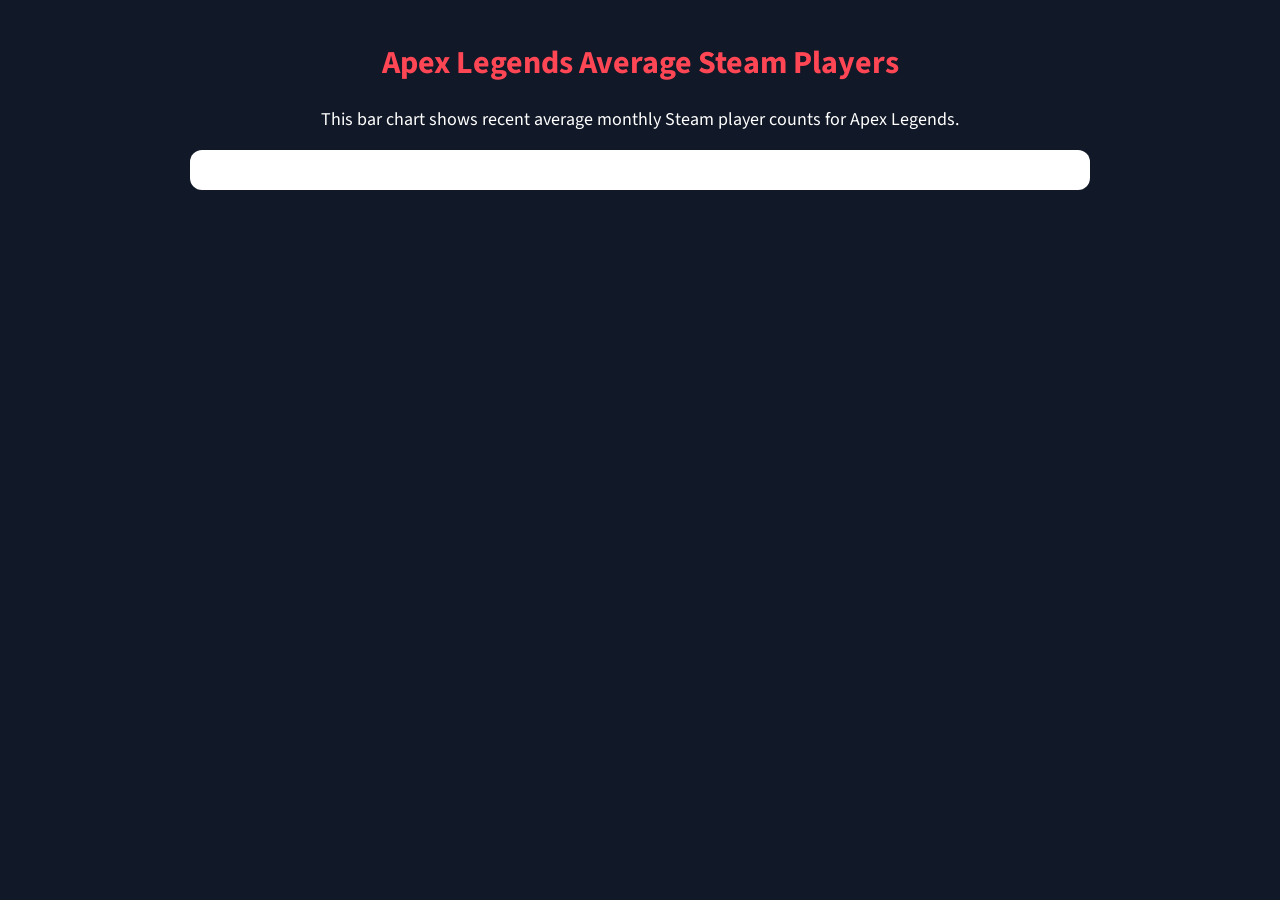
<file: D3 Intro Assignment/index.html>
<!DOCTYPE html>
<html lang="en">
  <head>
    <meta charset="utf-8">
    <title>Apex Legends Steam Player Chart</title>
    <link rel="stylesheet" href="https://fonts.googleapis.com/css?family=Source+Sans+3">
    <link rel="stylesheet" href="./style.css">
  </head>

  <body>
    <h1>Apex Legends Average Steam Players</h1>
    <p>This bar chart shows recent average monthly Steam player counts for Apex Legends.</p>

    <div id="chart"></div>

    <script src="https://d3js.org/d3.v7.min.js"></script>
    <script src="./main.js"></script>
  </body>
</html>
</file>
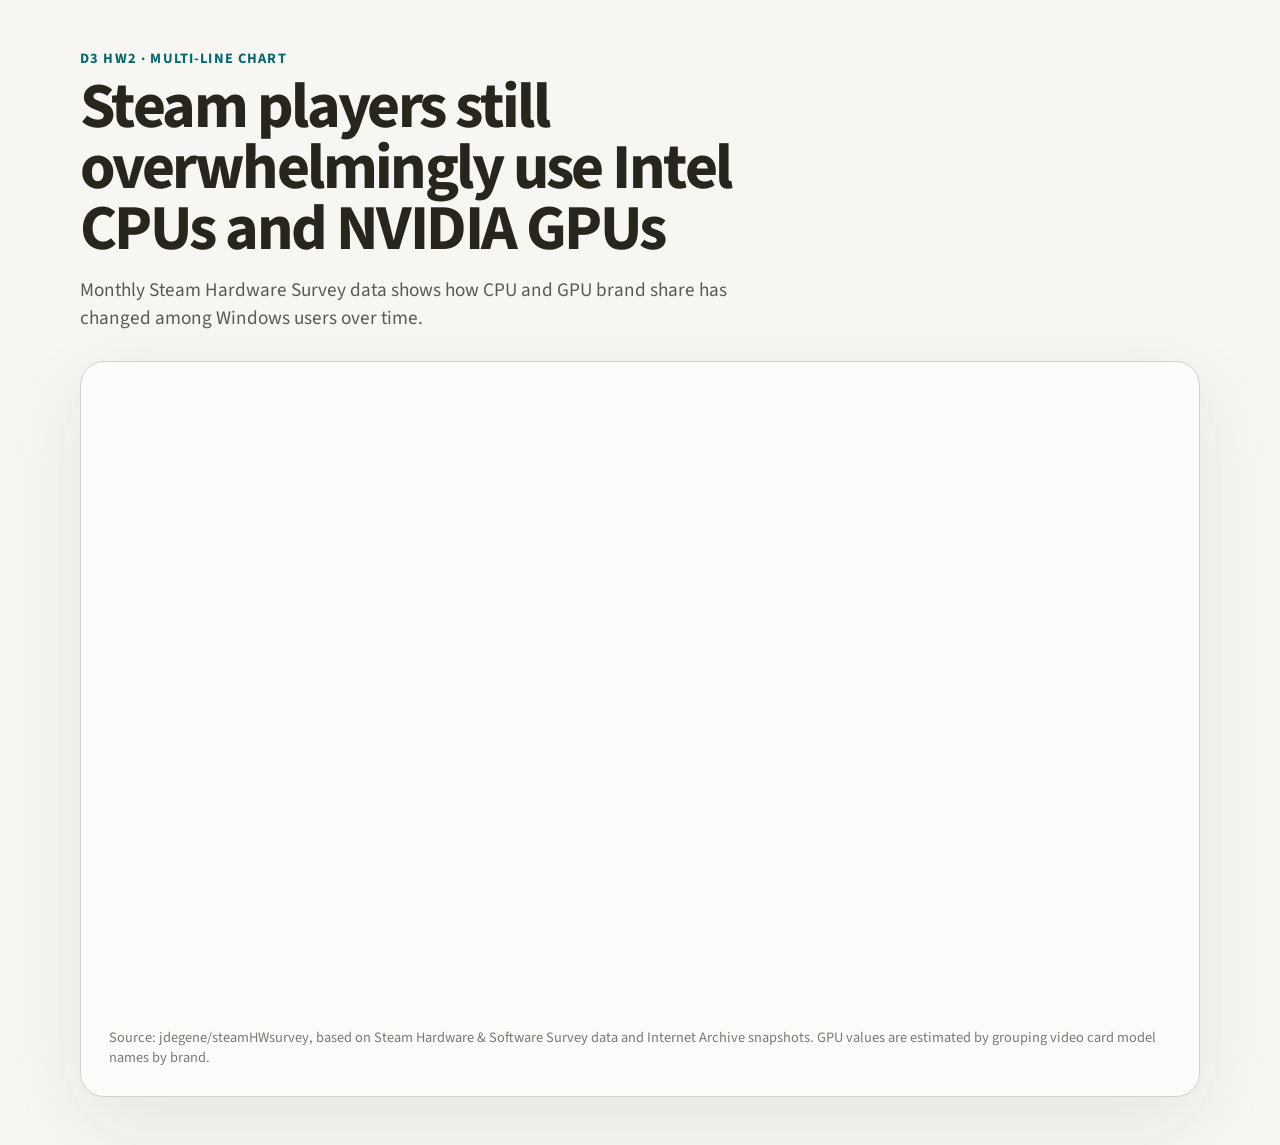
<file: D3-HW2/index.html>
<!DOCTYPE html>
<html lang="en">
    <head>
        <meta charset="utf-8">
        <meta name="viewport" content="width=device-width, initial-scale=1">
        <title>Steam Hardware Brand Trends</title>
        <link rel="stylesheet" href="https://fonts.googleapis.com/css?family=Source+Sans+3:400,600,700">
        <link rel="stylesheet" href="./style.css">
    </head>

    <body>
        <main class="page">
            <section class="intro">
                <p class="eyebrow">D3 HW2 · Multi-line chart</p>

                <h1>Steam players still overwhelmingly use Intel CPUs and NVIDIA GPUs</h1>

                <p class="dek">
                    Monthly Steam Hardware Survey data shows how CPU and GPU brand share has changed among Windows users over time.
                </p>
            </section>

            <section class="chart-card">
                <div id="chart"></div>

                <p class="note">
                    Source: jdegene/steamHWsurvey, based on Steam Hardware & Software Survey data and Internet Archive snapshots.
                    GPU values are estimated by grouping video card model names by brand.
                </p>
            </section>
        </main>

        <script src="https://d3js.org/d3.v7.min.js"></script>
        <script src="./main.js"></script>
    </body>
</html>
</file>
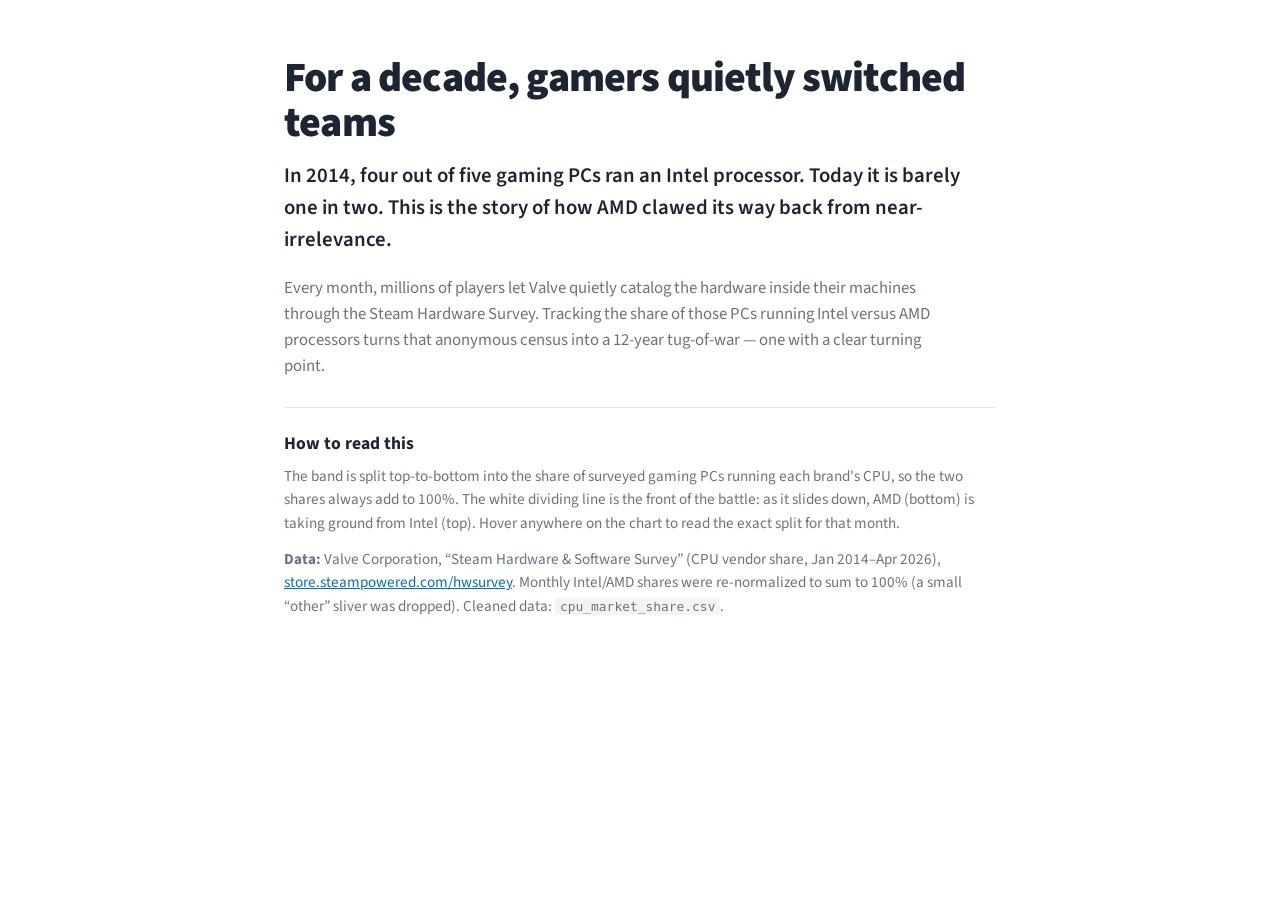
<file: D3HW4/index.html>
<!DOCTYPE html>
<html lang="en">
    <head>
        <meta charset="utf-8">
        <title>The Quiet Coup: AMD's Climb in Gaming PCs</title>
        
        <link rel="stylesheet" href="https://fonts.googleapis.com/css?family=Source+Sans+3:wght@400;600;700;900">
        <link rel="stylesheet" href="./style.css">
    </head>
    <body>
        
        <main class="story">

            <!-- Headline = the argument, not just a label of the data -->
            <h1 class="headline">For a decade, gamers quietly switched teams</h1>

            <!-- Subhead = the "so what" / narrative through-line -->
            <p class="subhead">
                In 2014, four out of five gaming PCs ran an Intel processor.
                Today it is barely one in two. This is the story of how AMD
                clawed its way back from near-irrelevance.
            </p>

            <!-- Dek / standfirst: orients a public audience before the visual -->
            <p class="dek">
                Every month, millions of players let Valve quietly catalog the
                hardware inside their machines through the Steam Hardware
                Survey. Tracking the share of those PCs running Intel versus
                AMD processors turns that anonymous census into a 12-year
                tug-of-war &mdash; one with a clear turning point.
            </p>

            <!-- The chart and its annotations are injected here by main.js -->
            <figure id="chart" class="chart-figure"></figure>

            <!-- Methods + source = authority and credibility (Week 8 deck) -->
            <section class="methods">
                <h2>How to read this</h2>
                <p>
                    The band is split top-to-bottom into the share of surveyed
                    gaming PCs running each brand's CPU, so the two shares
                    always add to 100%. The white dividing line is the front of
                    the battle: as it slides down, AMD (bottom) is taking ground
                    from Intel (top). Hover anywhere on the chart to read the
                    exact split for that month.
                </p>
                <p class="source">
                    <strong>Data:</strong> Valve Corporation, &ldquo;Steam Hardware
                    &amp; Software Survey&rdquo; (CPU vendor share, Jan 2014&ndash;Apr 2026),
                    <a href="https://store.steampowered.com/hwsurvey/" target="_blank" rel="noopener">store.steampowered.com/hwsurvey</a>.
                    Monthly Intel/AMD shares were re-normalized to sum to 100%
                    (a small &ldquo;other&rdquo; sliver was dropped). Cleaned data:
                    <code>cpu_market_share.csv</code>.
                </p>
            </section>
        </main>

        <!-- D3 v7 loaded from the official CDN, per our class setup -->
        <script src="https://d3js.org/d3.v7.min.js"></script>
        <script src="./main.js"></script>
    </body>
</html>
</file>
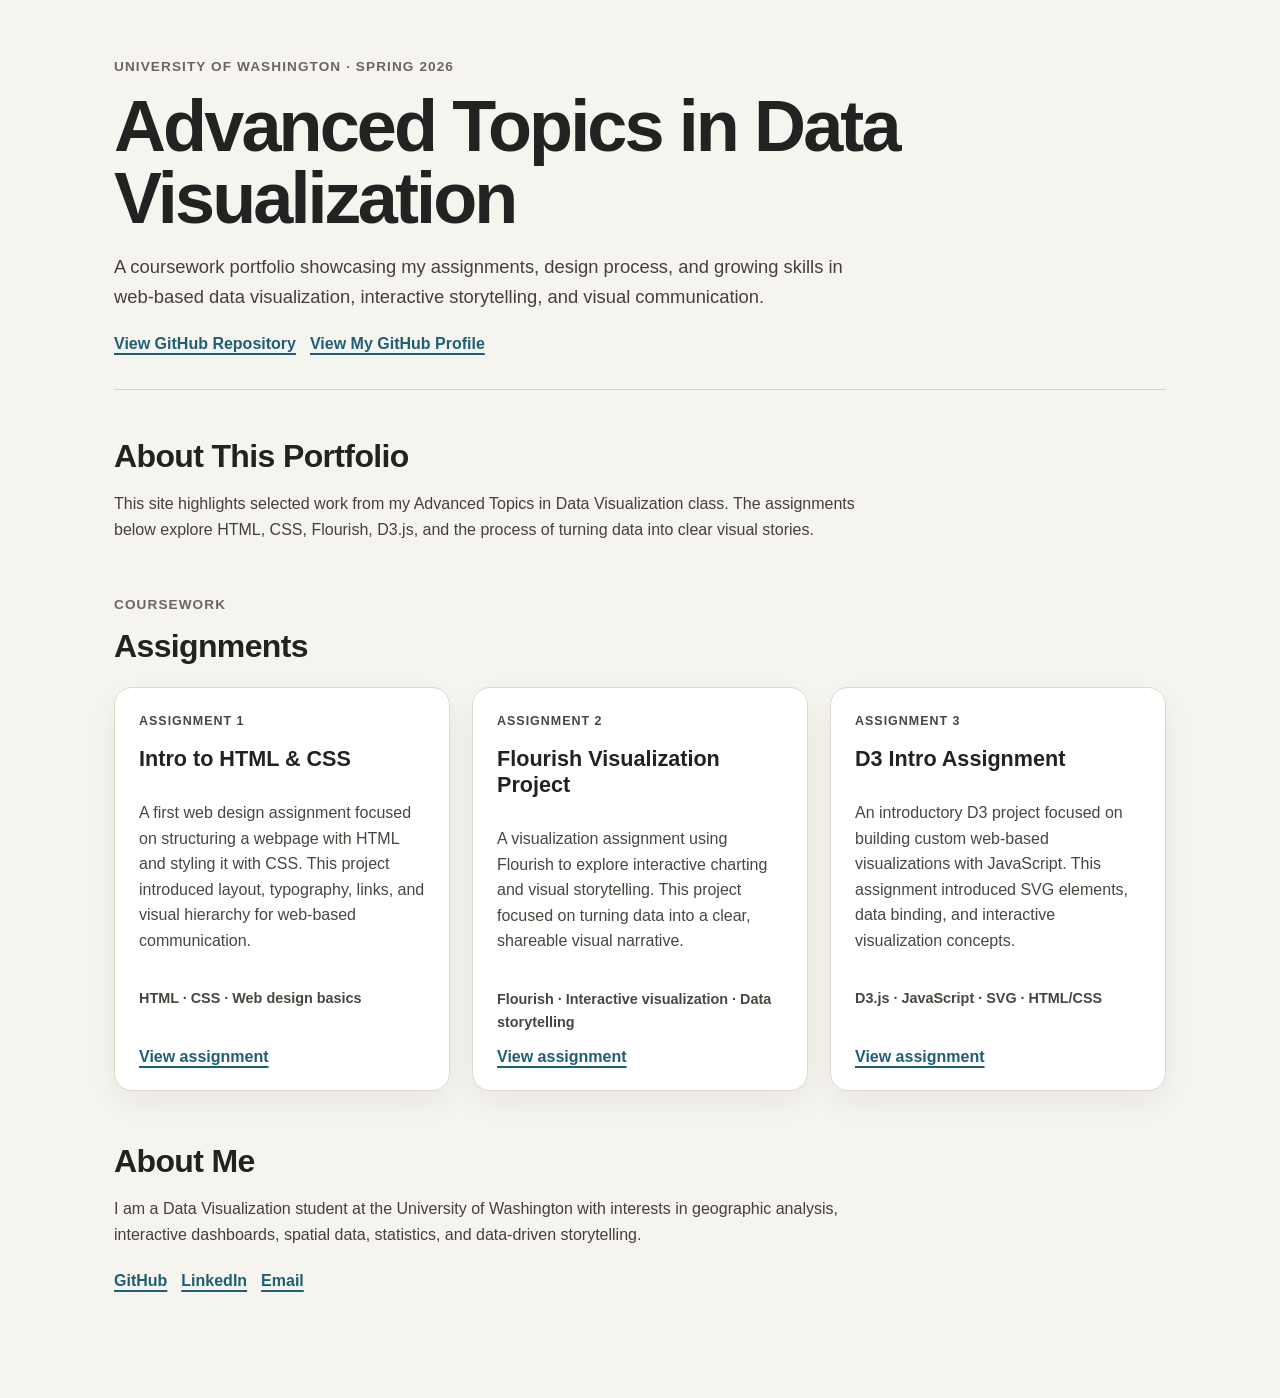
<file: docs/index.html>
<!DOCTYPE html>
<html lang="en">
<head>
  <meta charset="UTF-8" />
  <meta name="viewport" content="width=device-width, initial-scale=1.0" />
  <title>Advanced Topics in Data Visualization | Nikolai Decneut</title>
  <link rel="stylesheet" href="styles.css" />
</head>

<body>
  <main>
    <header class="hero">
      <p class="eyebrow">University of Washington · Spring 2026</p>
      <h1>Advanced Topics in Data Visualization</h1>
      <p class="hero-text">
        A coursework portfolio showcasing my assignments, design process, and
        growing skills in web-based data visualization, interactive storytelling,
        and visual communication.
      </p>

      <div class="hero-links">
        <a href="https://github.com/NikolaiDecneut/Adv-Topics-in-Data-Viz" target="_blank">
          View GitHub Repository
        </a>
        <a href="https://github.com/NikolaiDecneut" target="_blank">
          View My GitHub Profile
        </a>
      </div>
    </header>

    <section class="intro">
      <h2>About This Portfolio</h2>
      <p>
        This site highlights selected work from my Advanced Topics in Data
        Visualization class. The assignments below explore HTML, CSS, Flourish,
        D3.js, and the process of turning data into clear visual stories.
      </p>
    </section>

    <section class="assignments">
      <div class="section-heading">
        <p class="eyebrow">Coursework</p>
        <h2>Assignments</h2>
      </div>

      <div class="grid">
        <article class="card">
          <p class="tag">Assignment 1</p>
          <h3>Intro to HTML &amp; CSS</h3>
          <p>
            A first web design assignment focused on structuring a webpage with
            HTML and styling it with CSS. This project introduced layout,
            typography, links, and visual hierarchy for web-based communication.
          </p>
          <p class="tools">HTML · CSS · Web design basics</p>
          <a href="https://github.com/NikolaiDecneut/Adv-Topics-in-Data-Viz/tree/main/Intro%20to%20Html%20%26%20CSS" target="_blank">
            View assignment
          </a>
        </article>

        <article class="card">
          <p class="tag">Assignment 2</p>
          <h3>Flourish Visualization Project</h3>
          <p>
            A visualization assignment using Flourish to explore interactive
            charting and visual storytelling. This project focused on turning
            data into a clear, shareable visual narrative.
          </p>
          <p class="tools">Flourish · Interactive visualization · Data storytelling</p>
          <a href="https://github.com/NikolaiDecneut/Adv-Topics-in-Data-Viz/tree/main/Flourish2" target="_blank">
            View assignment
          </a>
        </article>

        <article class="card">
          <p class="tag">Assignment 3</p>
          <h3>D3 Intro Assignment</h3>
          <p>
            An introductory D3 project focused on building custom web-based
            visualizations with JavaScript. This assignment introduced SVG
            elements, data binding, and interactive visualization concepts.
          </p>
          <p class="tools">D3.js · JavaScript · SVG · HTML/CSS</p>
          <a href="https://github.com/NikolaiDecneut/Adv-Topics-in-Data-Viz/tree/main/D3%20Intro%20Assignment" target="_blank">
            View assignment
          </a>
        </article>
      </div>
    </section>

    <section class="profile">
      <h2>About Me</h2>
      <p>
        I am a Data Visualization student at the University of Washington with
        interests in geographic analysis, interactive dashboards, spatial data,
        statistics, and data-driven storytelling.
      </p>

      <div class="profile-links">
        <a href="https://github.com/NikolaiDecneut" target="_blank">GitHub</a>
        <a href="https://www.linkedin.com/in/nikolai-decneut-26b127390/" target="_blank">LinkedIn</a>
        <a href="mailto:nikola1@uw.edu">Email</a>
      </div>
    </section>
  </main>
</body>
</html>
</file>
<file: D3 Intro Assignment/style.css>
body {
  font-family: "Source Sans 3", Arial, sans-serif;
  background-color: #111827;
  color: white;
  max-width: 900px;
  margin: 40px auto;
  text-align: center;
}

h1 {
  color: #ff4655;
}

p {
  font-size: 18px;
}

#chart {
  background-color: white;
  color: black;
  padding: 20px;
  border-radius: 12px;
}

svg text {
  font-family: "Source Sans 3", Arial, sans-serif;
  font-size: 13px;
}
</file>
<file: D3-HW2/style.css>
/* 
    D3 HW2 styling
    This file controls the visual design of the page and chart.
*/

* {
    box-sizing: border-box;
}

body {
    margin: 0;
    background: #f7f6f2;
    color: #28251d;
    font-family: "Source Sans 3", system-ui, sans-serif;
}

.page {
    width: min(1120px, calc(100% - 32px));
    margin: 0 auto;
    padding: 48px 0;
}

.intro {
    max-width: 780px;
    margin-bottom: 28px;
}

.eyebrow {
    margin: 0 0 8px;
    color: #01696f;
    font-size: 0.9rem;
    font-weight: 700;
    letter-spacing: 0.08em;
    text-transform: uppercase;
}

h1 {
    margin: 0;
    font-size: clamp(2rem, 5vw, 4.5rem);
    line-height: 0.95;
    letter-spacing: -0.04em;
}

.dek {
    max-width: 680px;
    margin: 18px 0 0;
    color: #5c5952;
    font-size: 1.2rem;
    line-height: 1.45;
}

.chart-card {
    padding: 28px;
    border: 1px solid #d4d1ca;
    border-radius: 24px;
    background: #fbfbf9;
    box-shadow: 0 24px 80px rgba(40, 37, 29, 0.08);
}

#chart {
    width: 100%;
    min-height: 620px;
}

.note {
    margin: 18px 0 0;
    color: #7a7974;
    font-size: 0.9rem;
    line-height: 1.4;
}

/* SVG chart styles */

.axis path,
.axis line {
    stroke: #bab9b4;
}

.axis text {
    fill: #6c6961;
    font-size: 12px;
}

.grid line {
    stroke: #e4e1da;
    stroke-dasharray: 2 4;
}

.grid path {
    display: none;
}

.line {
    fill: none;
    stroke-linecap: round;
    stroke-linejoin: round;
}

.line-label {
    font-size: 13px;
    font-weight: 700;
    paint-order: stroke;
    stroke: #fbfbf9;
    stroke-width: 4px;
    stroke-linejoin: round;
}

.chart-title {
    font-size: 22px;
    font-weight: 700;
    fill: #28251d;
}

.chart-subtitle {
    font-size: 14px;
    fill: #5c5952;
}

.axis-label {
    font-size: 13px;
    font-weight: 600;
    fill: #5c5952;
}

.tooltip {
    position: fixed;
    z-index: 10;
    min-width: 190px;
    padding: 10px 12px;
    border: 1px solid #d4d1ca;
    border-radius: 12px;
    background: rgba(251, 251, 249, 0.96);
    box-shadow: 0 12px 30px rgba(40, 37, 29, 0.16);
    color: #28251d;
    font-size: 0.9rem;
    line-height: 1.35;
    pointer-events: none;
    opacity: 0;
}

.tooltip strong {
    display: block;
    margin-bottom: 4px;
}

@media (max-width: 720px) {
    .page {
        width: min(100% - 20px, 1120px);
        padding: 28px 0;
    }

    .chart-card {
        padding: 16px;
        border-radius: 16px;
    }

    #chart {
        min-height: 520px;
    }
}
</file>
<file: D3HW4/style.css>
:root {
  --ink:        #1d2433;   /* near-black body text */
  --muted:      #6b7280;   /* secondary / caption text */
  --intel:      #0a6cb8;
  --amd:        #d62828;
  --rule:       #e5e7eb;
  --page-bg:    #ffffff;
}

* { box-sizing: border-box; }

body {
  margin: 0;
  background: var(--page-bg);
  color: var(--ink);
  font-family: "Source Sans 3", system-ui, -apple-system, Segoe UI, Roboto, sans-serif;
  line-height: 1.55;
  -webkit-font-smoothing: antialiased;
}

/* Story column: narrow measure for comfortable readin */
.story {
  max-width: 760px;
  margin: 0 auto;
  padding: 56px 24px 80px;
}

/* Headline carries the argument */
.headline {
  font-size: 2.6rem;
  font-weight: 900;
  line-height: 1.08;
  letter-spacing: -0.02em;
  margin: 0 0 14px;
}

/* Subhead = the "so what" */
.subhead {
  font-size: 1.3rem;
  font-weight: 600;
  color: var(--ink);
  margin: 0 0 18px;
}

/* Dek / standfirst */
.dek {
  font-size: 1.05rem;
  color: var(--muted);
  margin: 0 0 28px;
  max-width: 680px;
}

/* Chart figure*/
.chart-figure {
  position: relative;     
  margin: 8px 0 28px;
}

svg { width: 100%; height: auto; display: block; }

/* Subtle outline on each area so the colors don't bleed into the page */
.area-intel, .area-amd { stroke: rgba(255,255,255,0.0); }


.frontline {
  fill: none;
  stroke: #ffffff;
  stroke-width: 2.5;
  stroke-linejoin: round;
}


.axis text { font-size: 12px; fill: var(--muted); }
.axis path, .axis line { stroke: #cbd2dc; }
.y-axis path { display: none; }   /* drop the vertical domain line */

/* Direct brand labels (replace a legend */
.brand-label { font-size: 16px; font-weight: 800; }
.brand-intel { fill: var(--intel); }
.brand-amd   { fill: var(--amd); }
.brand-sub   { font-size: 13px; font-weight: 600; fill: var(--muted); }

/* Turning-point annotation (sits on the blue Intel band)*/
.annotation line { stroke: #ffffff; stroke-width: 1; opacity: 0.85; }
.annotation circle { fill: #fff; stroke: var(--ink); stroke-width: 1.5; }
.anno-title  { font-size: 13px; font-weight: 700; fill: #ffffff; }
.anno-detail { font-size: 12.5px; fill: rgba(255,255,255,0.85); }

/* Hover interaction */
.focus-line { stroke: var(--ink); stroke-width: 1; stroke-dasharray: 3 3; }
.focus-dot  { fill: #fff; stroke: var(--ink); stroke-width: 2; }

.tooltip {
  position: absolute;
  pointer-events: none;
  background: rgba(29,36,51,0.95);
  color: #fff;
  padding: 8px 10px;
  border-radius: 6px;
  font-size: 12.5px;
  line-height: 1.4;
  box-shadow: 0 4px 14px rgba(0,0,0,0.18);
  transition: opacity 0.12s ease;
  white-space: nowrap;
}
.tooltip .tt-date { font-weight: 700; margin-bottom: 4px; }
.tooltip .tt-row  { display: flex; align-items: center; gap: 6px; }
.tooltip .sw { width: 10px; height: 10px; border-radius: 2px; display: inline-block; }

/*Methods & source */
.methods {
  border-top: 1px solid var(--rule);
  padding-top: 22px;
  margin-top: 8px;
}
.methods h2 { font-size: 1.1rem; margin: 0 0 8px; }
.methods p  { font-size: 0.95rem; color: var(--muted); margin: 0 0 12px; }
.source { font-size: 0.85rem; }
.source a { color: var(--intel); }
.source code { background: #f3f4f6; padding: 1px 5px; border-radius: 4px; font-size: 0.85em; }

/*Responsive*/
@media (max-width: 600px) {
  .headline { font-size: 2rem; }
  .subhead  { font-size: 1.15rem; }
}
</file>
<file: docs/styles.css>
* {
  box-sizing: border-box;
}

body {
  margin: 0;
  font-family: Arial, Helvetica, sans-serif;
  background: #f6f4ef;
  color: #222222;
}

main {
  max-width: 1100px;
  margin: 0 auto;
  padding: 56px 24px;
}

.hero {
  margin-bottom: 48px;
  padding-bottom: 36px;
  border-bottom: 1px solid #d8d2c7;
}

.eyebrow {
  margin: 0 0 12px;
  text-transform: uppercase;
  letter-spacing: 0.08em;
  color: #6b665f;
  font-size: 0.85rem;
  font-weight: 700;
}

h1 {
  max-width: 850px;
  margin: 0 0 18px;
  font-size: clamp(2.4rem, 6vw, 4.5rem);
  line-height: 1;
  letter-spacing: -0.04em;
}

h2 {
  margin: 0 0 16px;
  font-size: 2rem;
  letter-spacing: -0.02em;
}

h3 {
  margin: 0 0 12px;
  font-size: 1.35rem;
}

p {
  line-height: 1.6;
}

.hero-text {
  max-width: 760px;
  font-size: 1.15rem;
  color: #44403a;
}

.hero-links,
.profile-links {
  display: flex;
  flex-wrap: wrap;
  gap: 14px;
  margin-top: 24px;
}

a {
  color: #1f5f75;
  font-weight: 700;
  text-decoration-thickness: 2px;
  text-underline-offset: 4px;
}

a:hover {
  color: #123f4f;
}

.intro,
.assignments,
.profile {
  margin-bottom: 52px;
}

.intro p,
.profile p {
  max-width: 760px;
  color: #44403a;
}

.section-heading {
  margin-bottom: 22px;
}

.grid {
  display: grid;
  grid-template-columns: repeat(3, 1fr);
  gap: 22px;
}

.card {
  display: flex;
  flex-direction: column;
  min-height: 360px;
  padding: 24px;
  background: #ffffff;
  border: 1px solid #ded8ce;
  border-radius: 18px;
  box-shadow: 0 12px 30px rgba(40, 37, 29, 0.06);
}

.card p {
  color: #4a453f;
}

.card a {
  margin-top: auto;
}

.tag {
  margin: 0 0 14px;
  color: #7a5b2e;
  font-size: 0.78rem;
  font-weight: 800;
  text-transform: uppercase;
  letter-spacing: 0.08em;
}

.tools {
  margin-top: 18px;
  font-size: 0.9rem;
  font-weight: 700;
  color: #66615a;
}

@media (max-width: 850px) {
  .grid {
    grid-template-columns: 1fr;
  }

  .card {
    min-height: auto;
  }
}
</file>
